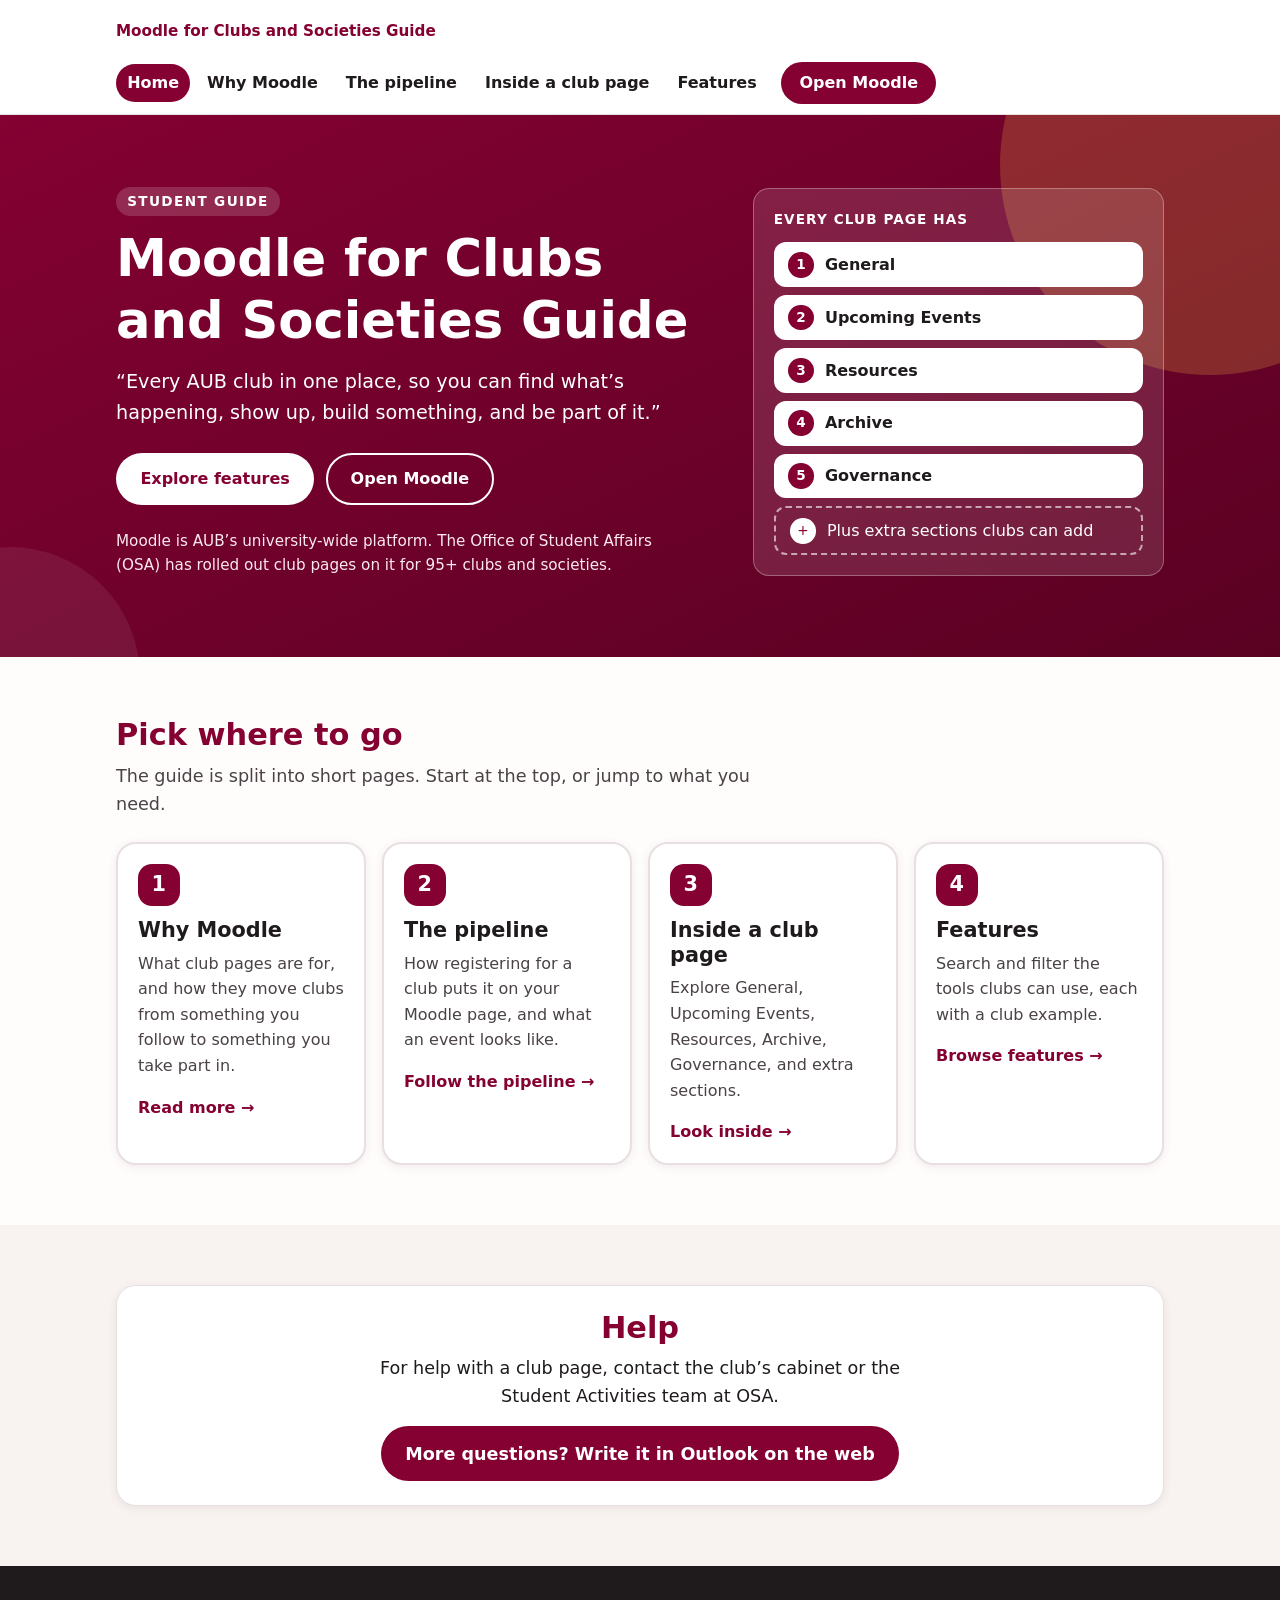
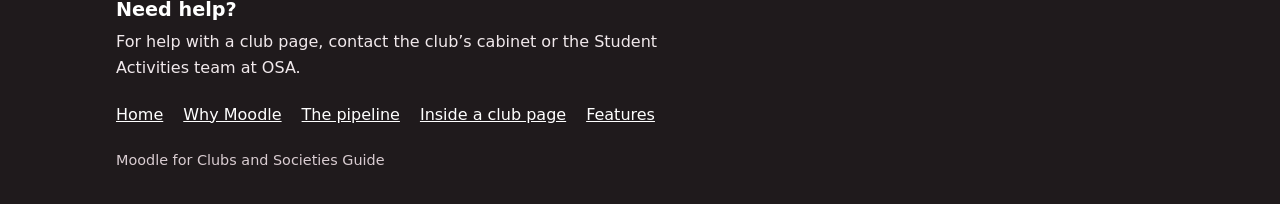
<file: index.html>
<!DOCTYPE html>
<html lang="en">
<head>
  <meta charset="utf-8">
  <meta name="viewport" content="width=device-width, initial-scale=1">
  <title>Moodle for Clubs and Societies Guide</title>
  <meta name="description" content="A student guide to everything you can do on Moodle through AUB clubs and societies.">
  <meta name="theme-color" content="#840132">
  <link rel="icon" href="data:image/svg+xml,%3Csvg xmlns='http://www.w3.org/2000/svg' viewBox='0 0 32 32'%3E%3Crect width='32' height='32' rx='7' fill='%23840132'/%3E%3Ctext x='16' y='22' font-family='Arial' font-weight='700' font-size='17' text-anchor='middle' fill='white'%3EN%3C/text%3E%3C/svg%3E">
  <link rel="stylesheet" href="styles.css">
  <script src="script.js" defer></script>
</head>
<body class="home">
  <a class="skip-link" href="#main">Skip to content</a>

  <header class="site-header">
    <div class="wrap header-inner">
      <a class="wordmark" href="index.html" aria-label="Moodle for Clubs and Societies Guide, home">
        <span class="wordmark-text">Moodle for Clubs and Societies Guide</span>
      </a>
      <button class="menu-toggle" type="button" aria-expanded="false" aria-controls="site-nav">
        <span class="menu-toggle-bars" aria-hidden="true"></span>
        <span class="menu-toggle-label">Menu</span>
      </button>
      <nav id="site-nav" class="site-nav" aria-label="Main">
        <ul>
          <li><a href="index.html" aria-current="page">Home</a></li>
          <li><a href="why.html">Why Moodle</a></li>
          <li><a href="pipeline.html">The pipeline</a></li>
          <li><a href="inside.html">Inside a club page</a></li>
          <li><a href="features.html">Features</a></li>
          <li class="nav-cta"><a class="btn btn-small" href="https://lms.aub.edu.lb" target="_blank" rel="noopener noreferrer">Open Moodle<span class="visually-hidden"> (opens in a new tab)</span></a></li>
        </ul>
      </nav>
    </div>
  </header>

  <main id="main">
    <section class="hero">
      <div class="wrap hero-grid">
        <div class="hero-copy">
          <p class="eyebrow">Student guide</p>
          <h1>Moodle for Clubs and Societies Guide</h1>
          <p class="mission">&ldquo;Every AUB club in one place, so you can find what&rsquo;s happening, show up, build something, and be part of it.&rdquo;</p>
          <div class="button-row">
            <a class="btn btn-light" href="features.html">Explore features</a>
            <a class="btn btn-outline-light" href="https://lms.aub.edu.lb" target="_blank" rel="noopener noreferrer">Open Moodle<span class="visually-hidden"> (opens in a new tab)</span></a>
          </div>
          <p class="hero-note">Moodle is AUB&rsquo;s university-wide platform. The Office of Student Affairs (OSA) has rolled out club pages on it for 95+ clubs and societies.</p>
        </div>
        <aside class="hero-card" aria-label="The standard sections of a club page">
          <p class="hero-card-title">Every club page has</p>
          <ul>
            <li><span>General</span></li>
            <li><span>Upcoming Events</span></li>
            <li><span>Resources</span></li>
            <li><span>Archive</span></li>
            <li><span>Governance</span></li>
            <li class="plus"><span>Plus extra sections clubs can add</span></li>
          </ul>
        </aside>
      </div>
    </section>

    <section class="section">
      <div class="wrap">
        <h2 class="section-title">Pick where to go</h2>
        <p class="lead">The guide is split into short pages. Start at the top, or jump to what you need.</p>
        <div class="tiles">
          <a class="tile t1" href="why.html">
            <span class="tile-num" aria-hidden="true">1</span>
            <h3>Why Moodle</h3>
            <p>What club pages are for, and how they move clubs from something you follow to something you take part in.</p>
            <span class="tile-go">Read more</span>
          </a>
          <a class="tile t2" href="pipeline.html">
            <span class="tile-num" aria-hidden="true">2</span>
            <h3>The pipeline</h3>
            <p>How registering for a club puts it on your Moodle page, and what an event looks like.</p>
            <span class="tile-go">Follow the pipeline</span>
          </a>
          <a class="tile t3" href="inside.html">
            <span class="tile-num" aria-hidden="true">3</span>
            <h3>Inside a club page</h3>
            <p>Explore General, Upcoming Events, Resources, Archive, Governance, and extra sections.</p>
            <span class="tile-go">Look inside</span>
          </a>
          <a class="tile t4" href="features.html">
            <span class="tile-num" aria-hidden="true">4</span>
            <h3>Features</h3>
            <p>Search and filter the tools clubs can use, each with a club example.</p>
            <span class="tile-go">Browse features</span>
          </a>
        </div>
      </div>
    </section>

    <section class="section section-tint">
      <div class="wrap">
        <div class="help-box">
          <h2>Help</h2>
          <p>For help with a club page, contact the club&rsquo;s cabinet or the Student Activities team at OSA.</p>
          <p class="mail-row">
            <a class="btn btn-primary" href="https://outlook.office.com/mail/deeplink/compose?to=man53%40mail.aub.edu&amp;subject=Question%20about%20the%20Moodle%20for%20Clubs%20and%20Societies%20Guide&amp;body=Hello%2C%0A%0AI%20have%20a%20question%20about%20the%20Moodle%20for%20Clubs%20and%20Societies%20Guide%3A%0A%0A" target="_blank" rel="noopener noreferrer">More questions? Write it in Outlook on the web<span class="visually-hidden"> (opens in a new tab)</span></a>
          </p>
        </div>
      </div>
    </section>
  </main>

  <footer class="site-footer">
    <div class="wrap footer-inner">
      <div class="footer-help">
        <h2>Need help?</h2>
        <p>For help with a club page, contact the club&rsquo;s cabinet or the Student Activities team at OSA.</p>
      </div>
      <nav class="footer-nav" aria-label="Footer"><a href="index.html">Home</a><a href="why.html">Why Moodle</a><a href="pipeline.html">The pipeline</a><a href="inside.html">Inside a club page</a><a href="features.html">Features</a></nav>
      <p class="footer-small">Moodle for Clubs and Societies Guide</p>
    </div>
  </footer>
</body>
</html>
</file>
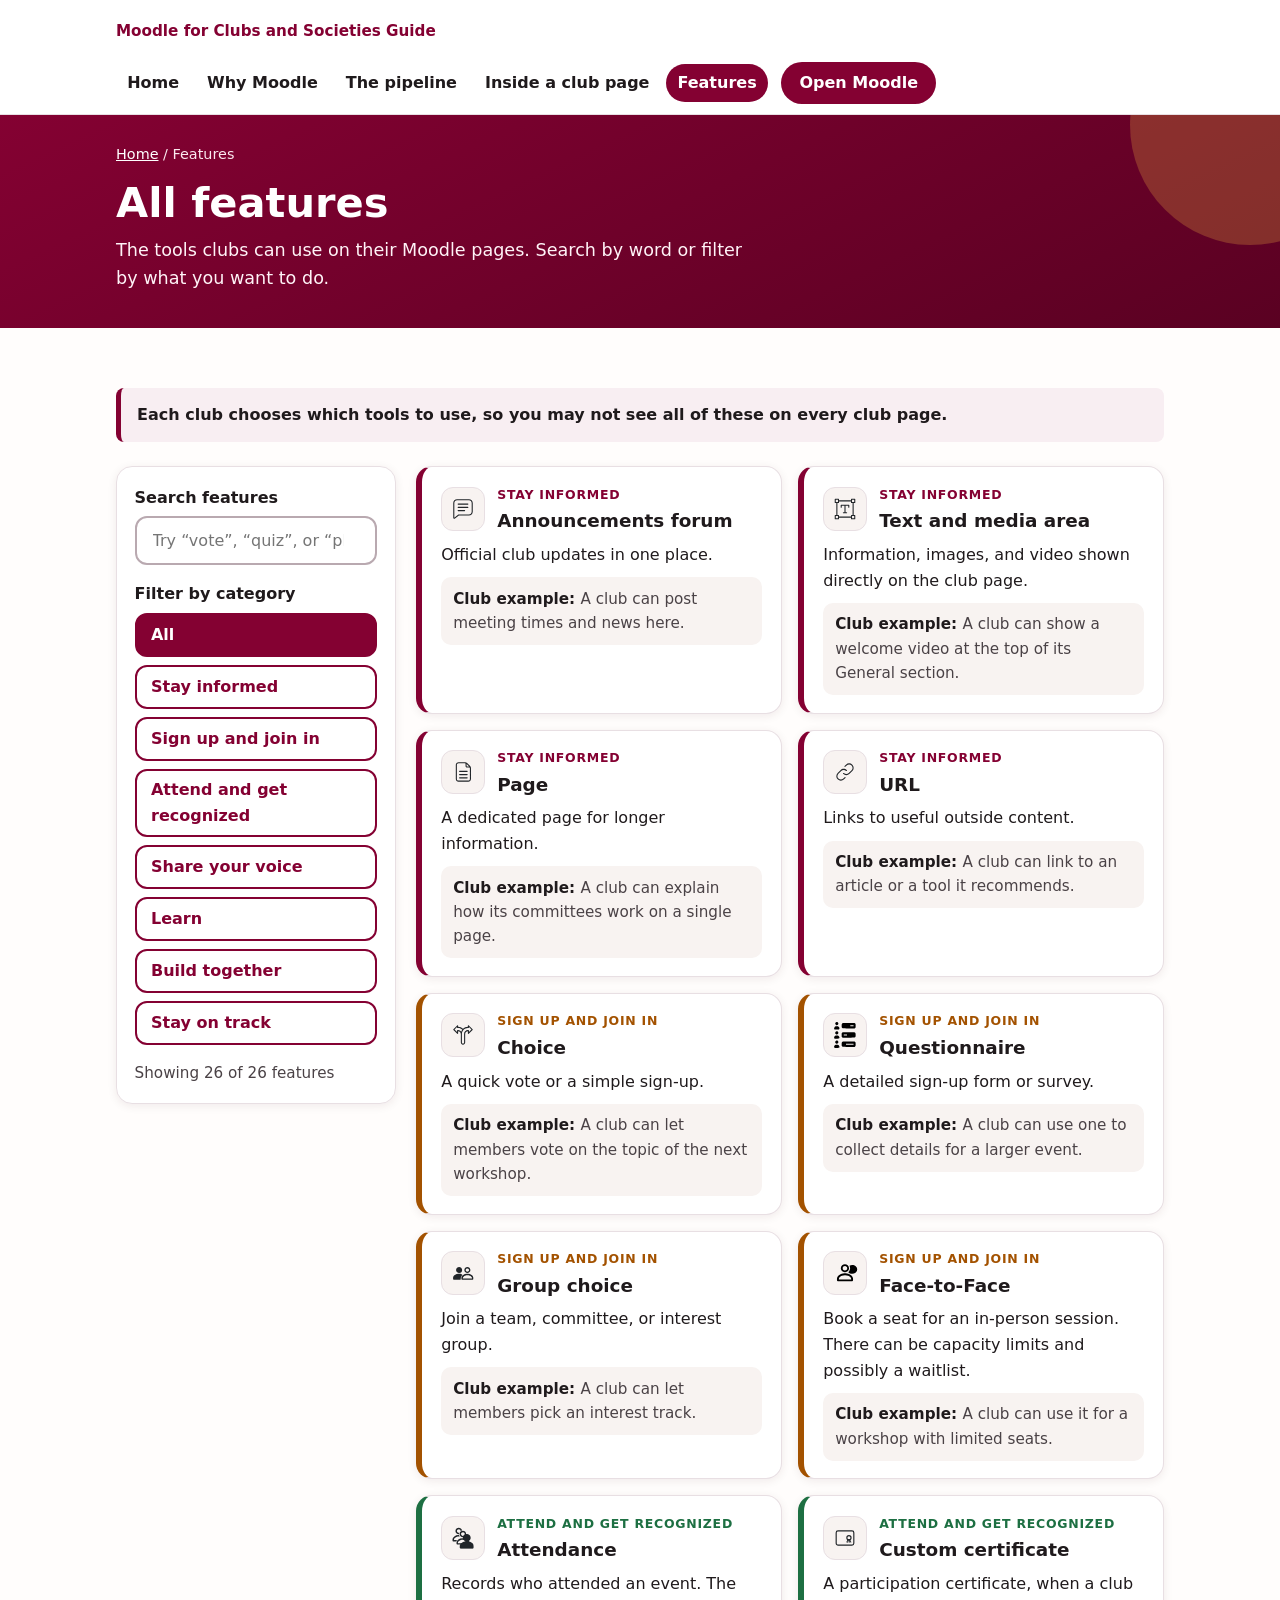
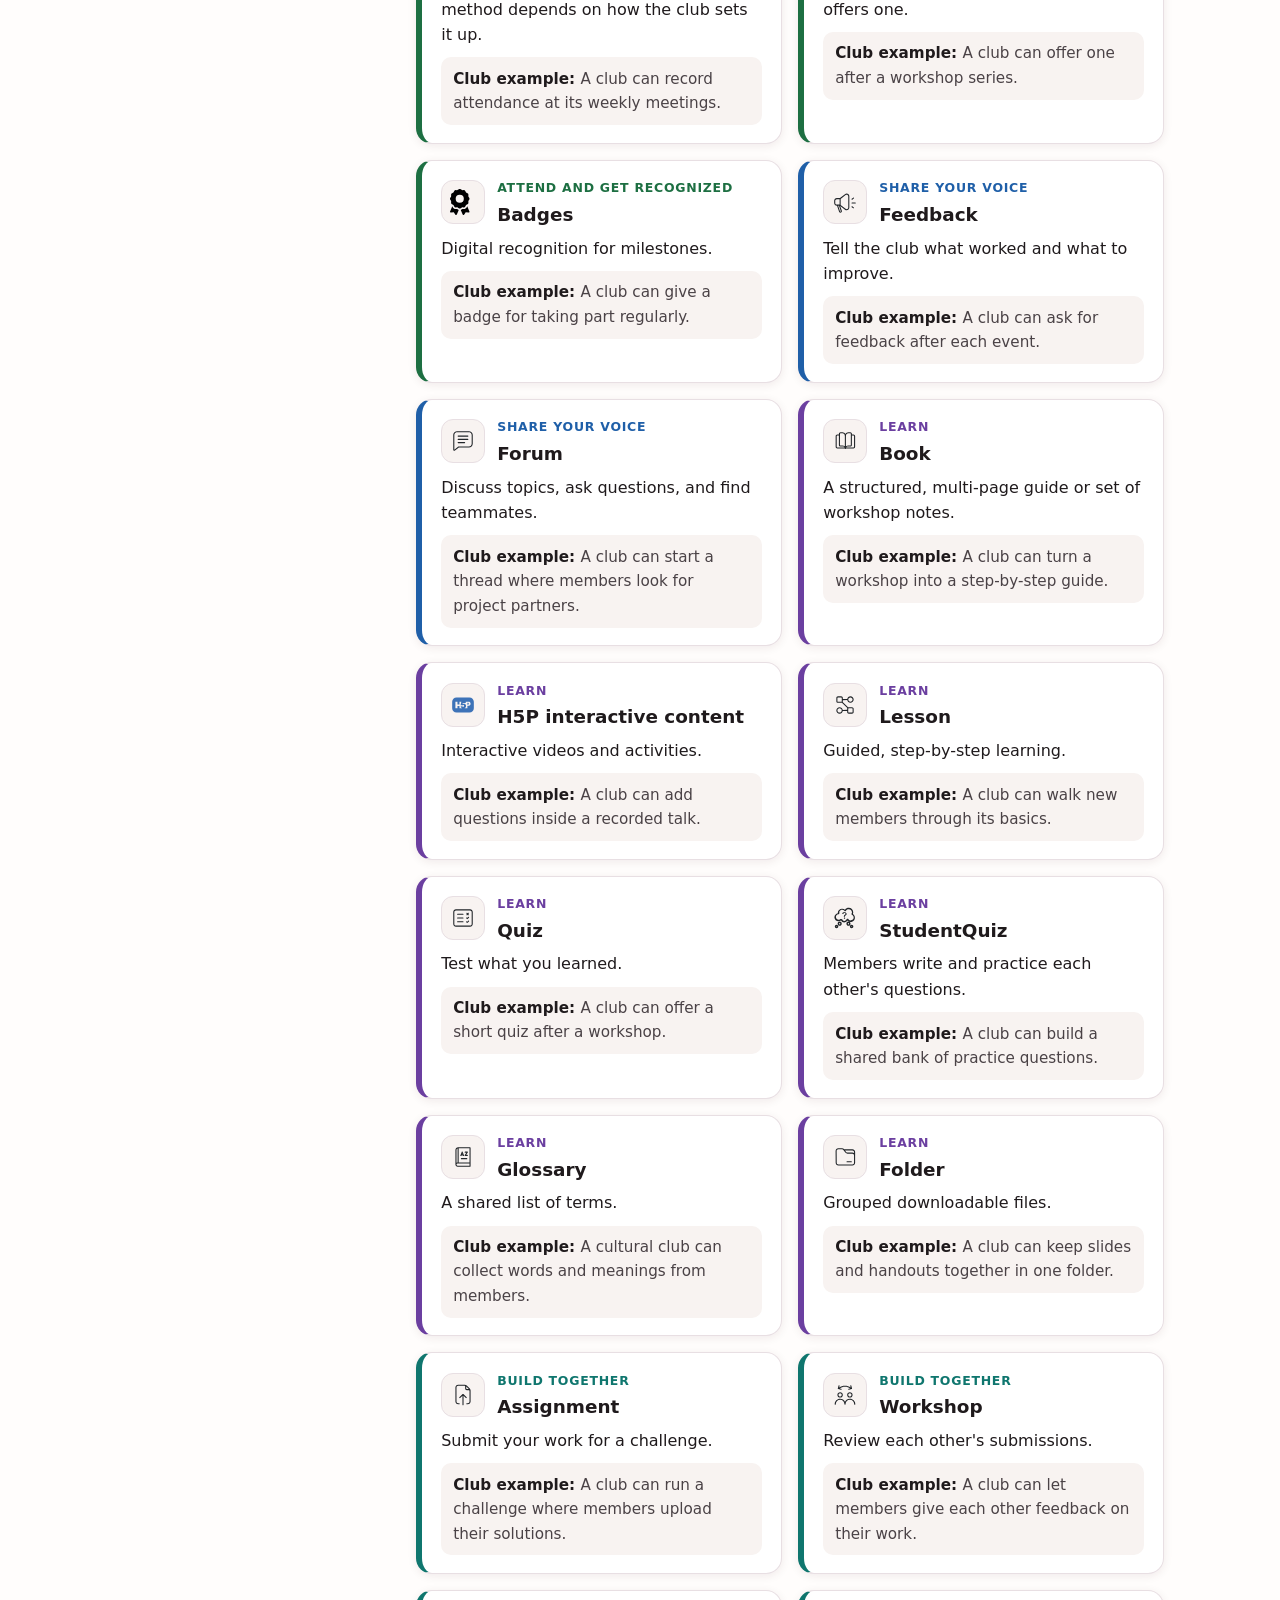
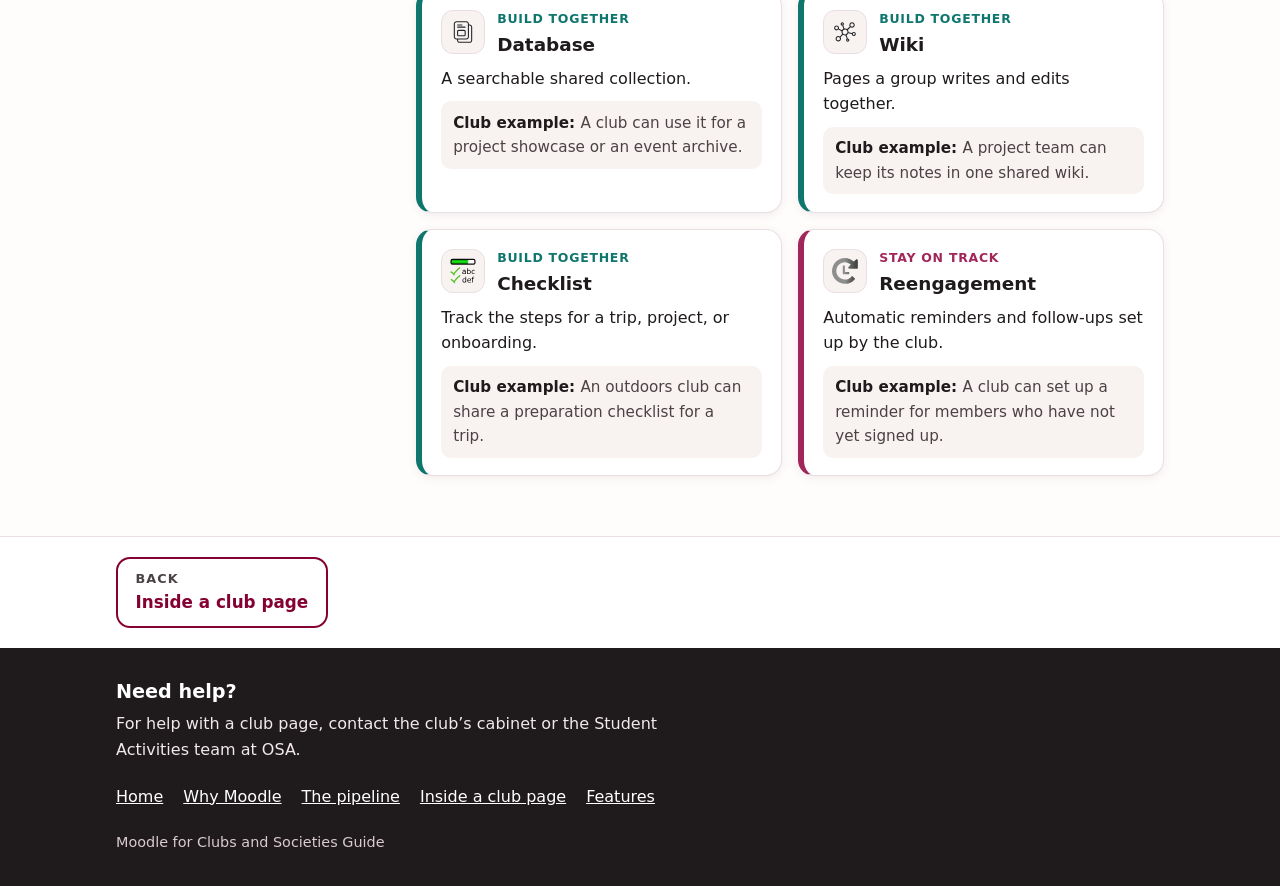
<file: features.html>
<!DOCTYPE html>
<html lang="en">
<head>
  <meta charset="utf-8">
  <meta name="viewport" content="width=device-width, initial-scale=1">
  <title>Features | Moodle for Clubs and Societies Guide</title>
  <meta name="description" content="A student guide to everything you can do on Moodle through AUB clubs and societies.">
  <meta name="theme-color" content="#840132">
  <link rel="icon" href="data:image/svg+xml,%3Csvg xmlns='http://www.w3.org/2000/svg' viewBox='0 0 32 32'%3E%3Crect width='32' height='32' rx='7' fill='%23840132'/%3E%3Ctext x='16' y='22' font-family='Arial' font-weight='700' font-size='17' text-anchor='middle' fill='white'%3EN%3C/text%3E%3C/svg%3E">
  <link rel="stylesheet" href="styles.css">
  <script src="script.js" defer></script>
</head>
<body class="">
  <a class="skip-link" href="#main">Skip to content</a>

  <header class="site-header">
    <div class="wrap header-inner">
      <a class="wordmark" href="index.html" aria-label="Moodle for Clubs and Societies Guide, home">
        <span class="wordmark-text">Moodle for Clubs and Societies Guide</span>
      </a>
      <button class="menu-toggle" type="button" aria-expanded="false" aria-controls="site-nav">
        <span class="menu-toggle-bars" aria-hidden="true"></span>
        <span class="menu-toggle-label">Menu</span>
      </button>
      <nav id="site-nav" class="site-nav" aria-label="Main">
        <ul>
          <li><a href="index.html">Home</a></li>
          <li><a href="why.html">Why Moodle</a></li>
          <li><a href="pipeline.html">The pipeline</a></li>
          <li><a href="inside.html">Inside a club page</a></li>
          <li><a href="features.html" aria-current="page">Features</a></li>
          <li class="nav-cta"><a class="btn btn-small" href="https://lms.aub.edu.lb" target="_blank" rel="noopener noreferrer">Open Moodle<span class="visually-hidden"> (opens in a new tab)</span></a></li>
        </ul>
      </nav>
    </div>
  </header>

  <main id="main">
    <section class="page-head">
      <div class="wrap">
        <p class="crumbs"><a href="index.html">Home</a> <span aria-hidden="true">/</span> Features</p>
        <h1>All features</h1>
        <p class="page-lead">The tools clubs can use on their Moodle pages. Search by word or filter by what you want to do.</p>
      </div>
    </section>

    <section class="section">
      <div class="wrap">
        <p class="notice">Each club chooses which tools to use, so you may not see all of these on every club page.</p>

        <div class="feature-layout">
          <div class="tools" id="tools" hidden>
            <label class="search-label" for="feature-search">Search features</label>
            <input class="search-input" id="feature-search" type="search" placeholder="Try &ldquo;vote&rdquo;, &ldquo;quiz&rdquo;, or &ldquo;photos&rdquo;" autocomplete="off">
            <p class="filter-title" id="filter-title">Filter by category</p>
            <div class="filters" id="filters" role="group" aria-labelledby="filter-title"></div>
            <p class="result-count" id="result-count" role="status" aria-live="polite"></p>
          </div>

          <div class="feature-results">
            <div class="feature-grid" id="feature-grid"></div>
            <p class="empty" id="empty" hidden>No features match your search. Try a different word or choose &ldquo;All&rdquo;.</p>
            <noscript>
              <div class="noscript-box">
                <p><strong>The searchable grid needs JavaScript.</strong> Here are the feature names by category:</p>
                <ul>
                  <li><strong>Stay informed:</strong> Announcements forum, Text and media area, Page, URL</li>
                  <li><strong>Sign up and join in:</strong> Choice, Questionnaire, Group choice, Face-to-Face</li>
                  <li><strong>Attend and get recognized:</strong> Attendance, Custom certificate, Badges</li>
                  <li><strong>Share your voice:</strong> Feedback, Forum</li>
                  <li><strong>Learn:</strong> Book, H5P interactive content, Lesson, Quiz, StudentQuiz, Glossary, Folder</li>
                  <li><strong>Build together:</strong> Assignment, Workshop, Database, Wiki, Checklist</li>
                  <li><strong>Stay on track:</strong> Reengagement</li>
                </ul>
              </div>
            </noscript>
          </div>
        </div>
      </div>
    </section>
  </main>
    <nav class="pager" aria-label="Page navigation"><div class="wrap pager-inner">
      <a class="pager-link pager-prev" href="inside.html"><span class="pager-dir">Back</span><span class="pager-title">Inside a club page</span></a>
    </div></nav>
  <footer class="site-footer">
    <div class="wrap footer-inner">
      <div class="footer-help">
        <h2>Need help?</h2>
        <p>For help with a club page, contact the club&rsquo;s cabinet or the Student Activities team at OSA.</p>
      </div>
      <nav class="footer-nav" aria-label="Footer"><a href="index.html">Home</a><a href="why.html">Why Moodle</a><a href="pipeline.html">The pipeline</a><a href="inside.html">Inside a club page</a><a href="features.html">Features</a></nav>
      <p class="footer-small">Moodle for Clubs and Societies Guide</p>
    </div>
  </footer>
</body>
</html>
</file>
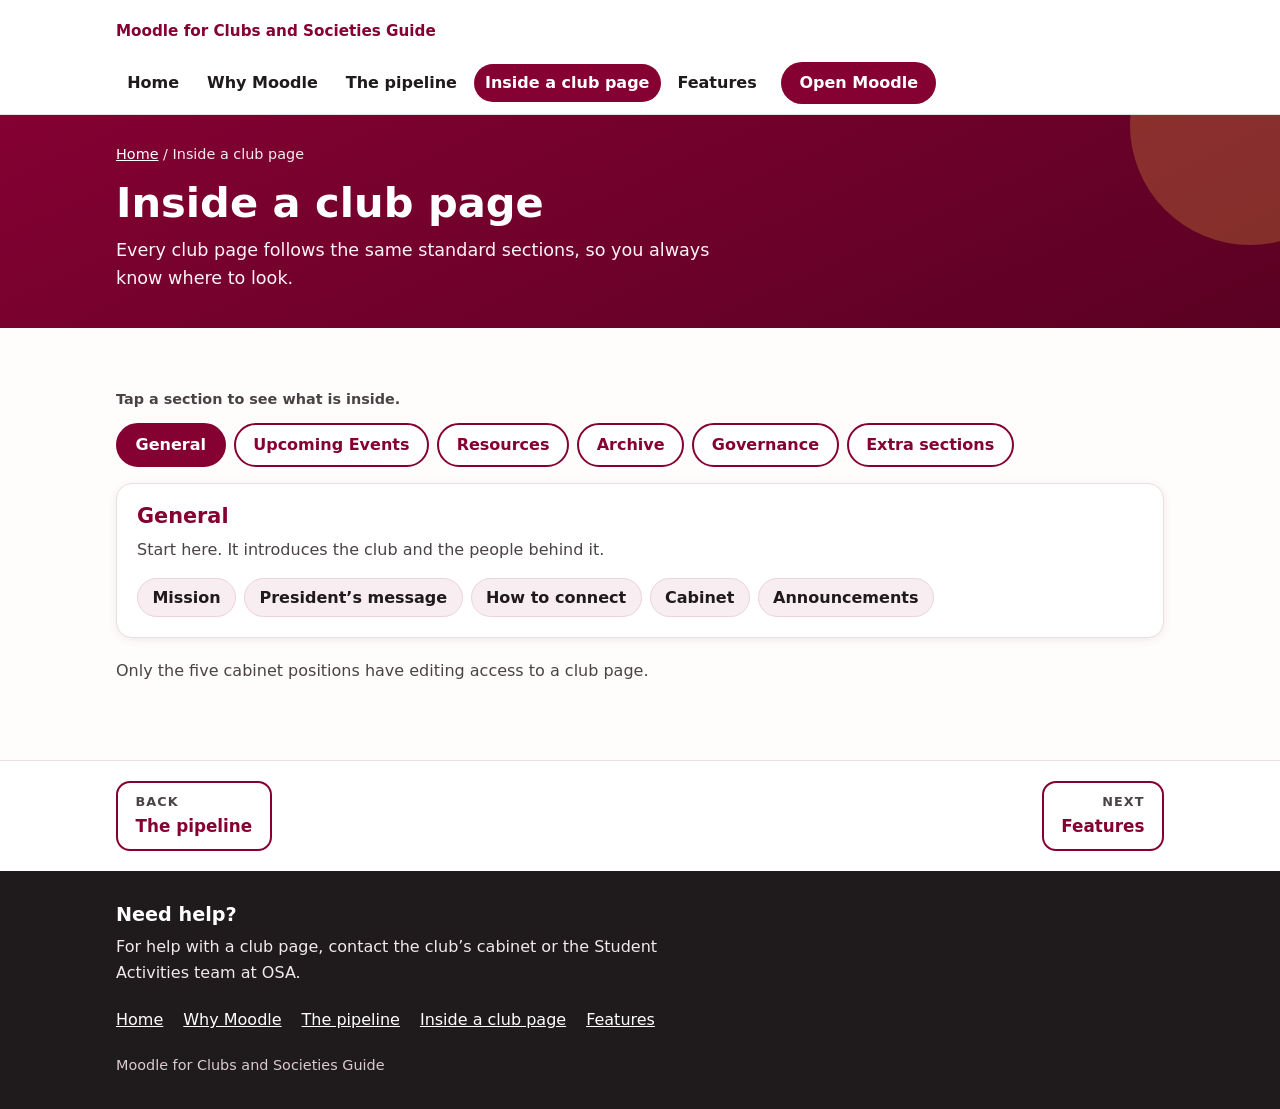
<file: inside.html>
<!DOCTYPE html>
<html lang="en">
<head>
  <meta charset="utf-8">
  <meta name="viewport" content="width=device-width, initial-scale=1">
  <title>Inside a club page | Moodle for Clubs and Societies Guide</title>
  <meta name="description" content="A student guide to everything you can do on Moodle through AUB clubs and societies.">
  <meta name="theme-color" content="#840132">
  <link rel="icon" href="data:image/svg+xml,%3Csvg xmlns='http://www.w3.org/2000/svg' viewBox='0 0 32 32'%3E%3Crect width='32' height='32' rx='7' fill='%23840132'/%3E%3Ctext x='16' y='22' font-family='Arial' font-weight='700' font-size='17' text-anchor='middle' fill='white'%3EN%3C/text%3E%3C/svg%3E">
  <link rel="stylesheet" href="styles.css">
  <script src="script.js" defer></script>
</head>
<body class="">
  <a class="skip-link" href="#main">Skip to content</a>

  <header class="site-header">
    <div class="wrap header-inner">
      <a class="wordmark" href="index.html" aria-label="Moodle for Clubs and Societies Guide, home">
        <span class="wordmark-text">Moodle for Clubs and Societies Guide</span>
      </a>
      <button class="menu-toggle" type="button" aria-expanded="false" aria-controls="site-nav">
        <span class="menu-toggle-bars" aria-hidden="true"></span>
        <span class="menu-toggle-label">Menu</span>
      </button>
      <nav id="site-nav" class="site-nav" aria-label="Main">
        <ul>
          <li><a href="index.html">Home</a></li>
          <li><a href="why.html">Why Moodle</a></li>
          <li><a href="pipeline.html">The pipeline</a></li>
          <li><a href="inside.html" aria-current="page">Inside a club page</a></li>
          <li><a href="features.html">Features</a></li>
          <li class="nav-cta"><a class="btn btn-small" href="https://lms.aub.edu.lb" target="_blank" rel="noopener noreferrer">Open Moodle<span class="visually-hidden"> (opens in a new tab)</span></a></li>
        </ul>
      </nav>
    </div>
  </header>

  <main id="main">
    <section class="page-head">
      <div class="wrap">
        <p class="crumbs"><a href="index.html">Home</a> <span aria-hidden="true">/</span> Inside a club page</p>
        <h1>Inside a club page</h1>
        <p class="page-lead">Every club page follows the same standard sections, so you always know where to look.</p>
      </div>
    </section>

    <section class="section">
      <div class="wrap">
        <p class="hint">Tap a section to see what is inside.</p>
        <div class="tabs" data-tabs>
          <section class="tab-panel" data-tab-title="General">
            <h3>General</h3>
            <p>Start here. It introduces the club and the people behind it.</p>
            <ul class="pill-list"><li>Mission</li><li>President&rsquo;s message</li><li>How to connect</li><li>Cabinet</li><li>Announcements</li></ul>
          </section>
          <section class="tab-panel" data-tab-title="Upcoming Events">
            <h3>Upcoming Events</h3>
            <p>What the club has planned next.</p>
            <ul class="pill-list"><li>Flyers</li><li>Sign-ups</li><li>Event details</li><li>Feedback</li></ul>
          </section>
          <section class="tab-panel" data-tab-title="Resources">
            <h3>Resources</h3>
            <p>Things the club shares to help you.</p>
            <ul class="pill-list"><li>Useful files</li><li>Links</li><li>Materials</li></ul>
          </section>
          <section class="tab-panel" data-tab-title="Archive">
            <h3>Archive</h3>
            <p>A record of what the club has already done.</p>
            <ul class="pill-list"><li>Past events</li><li>Recaps</li><li>Photos</li><li>Recordings</li></ul>
          </section>
          <section class="tab-panel" data-tab-title="Governance">
            <h3>Governance</h3>
            <p>The club&rsquo;s official papers.</p>
            <ul class="pill-list"><li>Bylaws</li><li>Handbook</li><li>Official club documents</li></ul>
          </section>
          <section class="tab-panel" data-tab-title="Extra sections">
            <h3>Extra sections</h3>
            <p>Optional. Clubs can add their own sections, such as Learn or Build.</p>
            <ul class="pill-list"><li>Learn</li><li>Build</li><li>Anything else the club chooses</li></ul>
          </section>
        </div>
        <p class="note-line">Only the five cabinet positions have editing access to a club page.</p>
      </div>
    </section>
  </main>
    <nav class="pager" aria-label="Page navigation"><div class="wrap pager-inner">
      <a class="pager-link pager-prev" href="pipeline.html"><span class="pager-dir">Back</span><span class="pager-title">The pipeline</span></a>
      <a class="pager-link pager-next" href="features.html"><span class="pager-dir">Next</span><span class="pager-title">Features</span></a>
    </div></nav>
  <footer class="site-footer">
    <div class="wrap footer-inner">
      <div class="footer-help">
        <h2>Need help?</h2>
        <p>For help with a club page, contact the club&rsquo;s cabinet or the Student Activities team at OSA.</p>
      </div>
      <nav class="footer-nav" aria-label="Footer"><a href="index.html">Home</a><a href="why.html">Why Moodle</a><a href="pipeline.html">The pipeline</a><a href="inside.html">Inside a club page</a><a href="features.html">Features</a></nav>
      <p class="footer-small">Moodle for Clubs and Societies Guide</p>
    </div>
  </footer>
</body>
</html>
</file>
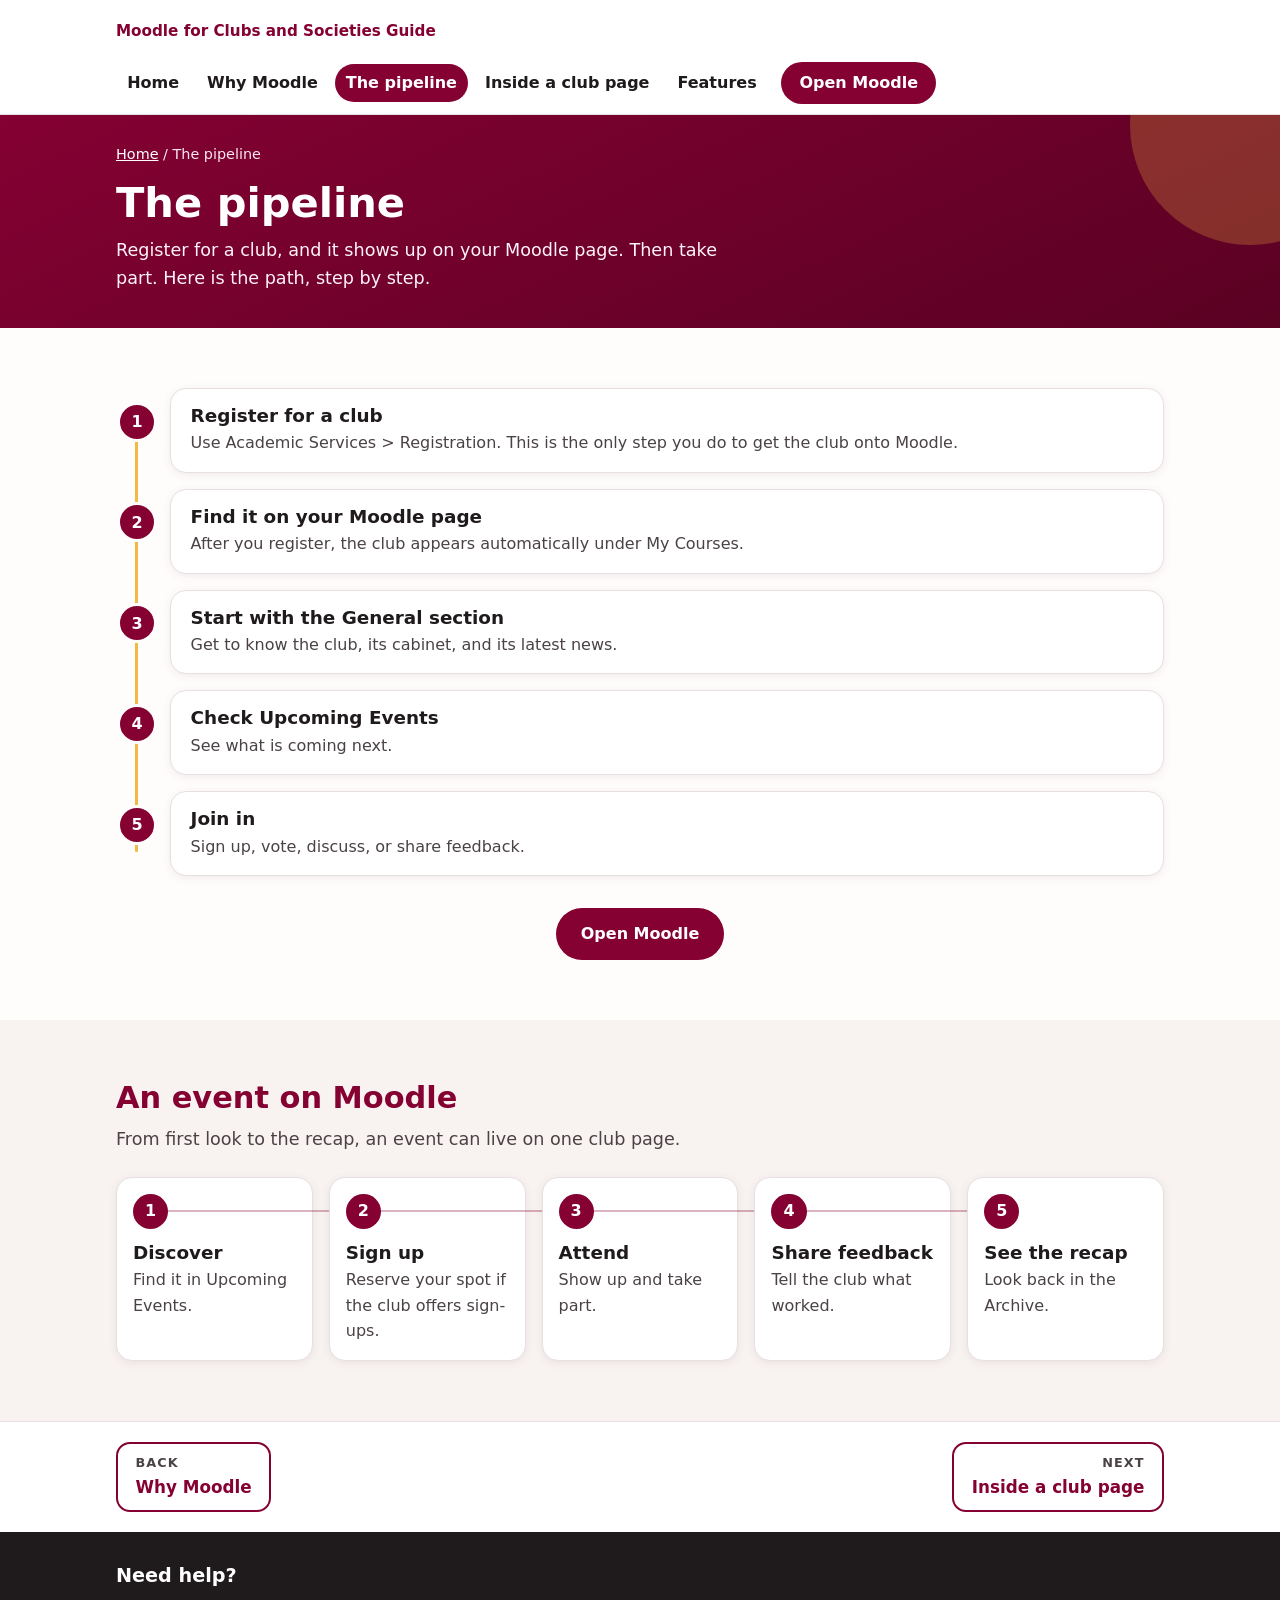
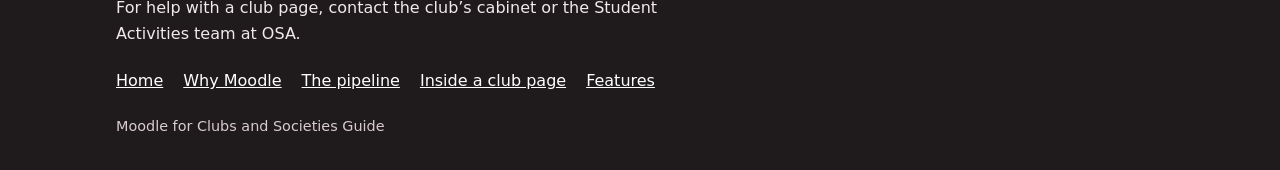
<file: pipeline.html>
<!DOCTYPE html>
<html lang="en">
<head>
  <meta charset="utf-8">
  <meta name="viewport" content="width=device-width, initial-scale=1">
  <title>The pipeline | Moodle for Clubs and Societies Guide</title>
  <meta name="description" content="A student guide to everything you can do on Moodle through AUB clubs and societies.">
  <meta name="theme-color" content="#840132">
  <link rel="icon" href="data:image/svg+xml,%3Csvg xmlns='http://www.w3.org/2000/svg' viewBox='0 0 32 32'%3E%3Crect width='32' height='32' rx='7' fill='%23840132'/%3E%3Ctext x='16' y='22' font-family='Arial' font-weight='700' font-size='17' text-anchor='middle' fill='white'%3EN%3C/text%3E%3C/svg%3E">
  <link rel="stylesheet" href="styles.css">
  <script src="script.js" defer></script>
</head>
<body class="">
  <a class="skip-link" href="#main">Skip to content</a>

  <header class="site-header">
    <div class="wrap header-inner">
      <a class="wordmark" href="index.html" aria-label="Moodle for Clubs and Societies Guide, home">
        <span class="wordmark-text">Moodle for Clubs and Societies Guide</span>
      </a>
      <button class="menu-toggle" type="button" aria-expanded="false" aria-controls="site-nav">
        <span class="menu-toggle-bars" aria-hidden="true"></span>
        <span class="menu-toggle-label">Menu</span>
      </button>
      <nav id="site-nav" class="site-nav" aria-label="Main">
        <ul>
          <li><a href="index.html">Home</a></li>
          <li><a href="why.html">Why Moodle</a></li>
          <li><a href="pipeline.html" aria-current="page">The pipeline</a></li>
          <li><a href="inside.html">Inside a club page</a></li>
          <li><a href="features.html">Features</a></li>
          <li class="nav-cta"><a class="btn btn-small" href="https://lms.aub.edu.lb" target="_blank" rel="noopener noreferrer">Open Moodle<span class="visually-hidden"> (opens in a new tab)</span></a></li>
        </ul>
      </nav>
    </div>
  </header>

  <main id="main">
    <section class="page-head">
      <div class="wrap">
        <p class="crumbs"><a href="index.html">Home</a> <span aria-hidden="true">/</span> The pipeline</p>
        <h1>The pipeline</h1>
        <p class="page-lead">Register for a club, and it shows up on your Moodle page. Then take part. Here is the path, step by step.</p>
      </div>
    </section>

    <section class="section">
      <div class="wrap">
        <ol class="timeline">
          <li>
            <h3>Register for a club</h3>
            <p>Use Academic Services &gt; Registration. This is the only step you do to get the club onto Moodle.</p>
          </li>
          <li>
            <h3>Find it on your Moodle page</h3>
            <p>After you register, the club appears automatically under My Courses.</p>
          </li>
          <li>
            <h3>Start with the General section</h3>
            <p>Get to know the club, its cabinet, and its latest news.</p>
          </li>
          <li>
            <h3>Check Upcoming Events</h3>
            <p>See what is coming next.</p>
          </li>
          <li>
            <h3>Join in</h3>
            <p>Sign up, vote, discuss, or share feedback.</p>
          </li>
        </ol>
        <p class="center-action"><a class="btn btn-primary" href="https://lms.aub.edu.lb" target="_blank" rel="noopener noreferrer">Open Moodle<span class="visually-hidden"> (opens in a new tab)</span></a></p>
      </div>
    </section>

    <section class="section section-tint">
      <div class="wrap">
        <h2 class="section-title">An event on Moodle</h2>
        <p class="lead">From first look to the recap, an event can live on one club page.</p>
        <ol class="flow">
          <li><span class="flow-num" aria-hidden="true">1</span><h3>Discover</h3><p>Find it in Upcoming Events.</p></li>
          <li><span class="flow-num" aria-hidden="true">2</span><h3>Sign up</h3><p>Reserve your spot if the club offers sign-ups.</p></li>
          <li><span class="flow-num" aria-hidden="true">3</span><h3>Attend</h3><p>Show up and take part.</p></li>
          <li><span class="flow-num" aria-hidden="true">4</span><h3>Share feedback</h3><p>Tell the club what worked.</p></li>
          <li><span class="flow-num" aria-hidden="true">5</span><h3>See the recap</h3><p>Look back in the Archive.</p></li>
        </ol>
      </div>
    </section>
  </main>
    <nav class="pager" aria-label="Page navigation"><div class="wrap pager-inner">
      <a class="pager-link pager-prev" href="why.html"><span class="pager-dir">Back</span><span class="pager-title">Why Moodle</span></a>
      <a class="pager-link pager-next" href="inside.html"><span class="pager-dir">Next</span><span class="pager-title">Inside a club page</span></a>
    </div></nav>
  <footer class="site-footer">
    <div class="wrap footer-inner">
      <div class="footer-help">
        <h2>Need help?</h2>
        <p>For help with a club page, contact the club&rsquo;s cabinet or the Student Activities team at OSA.</p>
      </div>
      <nav class="footer-nav" aria-label="Footer"><a href="index.html">Home</a><a href="why.html">Why Moodle</a><a href="pipeline.html">The pipeline</a><a href="inside.html">Inside a club page</a><a href="features.html">Features</a></nav>
      <p class="footer-small">Moodle for Clubs and Societies Guide</p>
    </div>
  </footer>
</body>
</html>
</file>
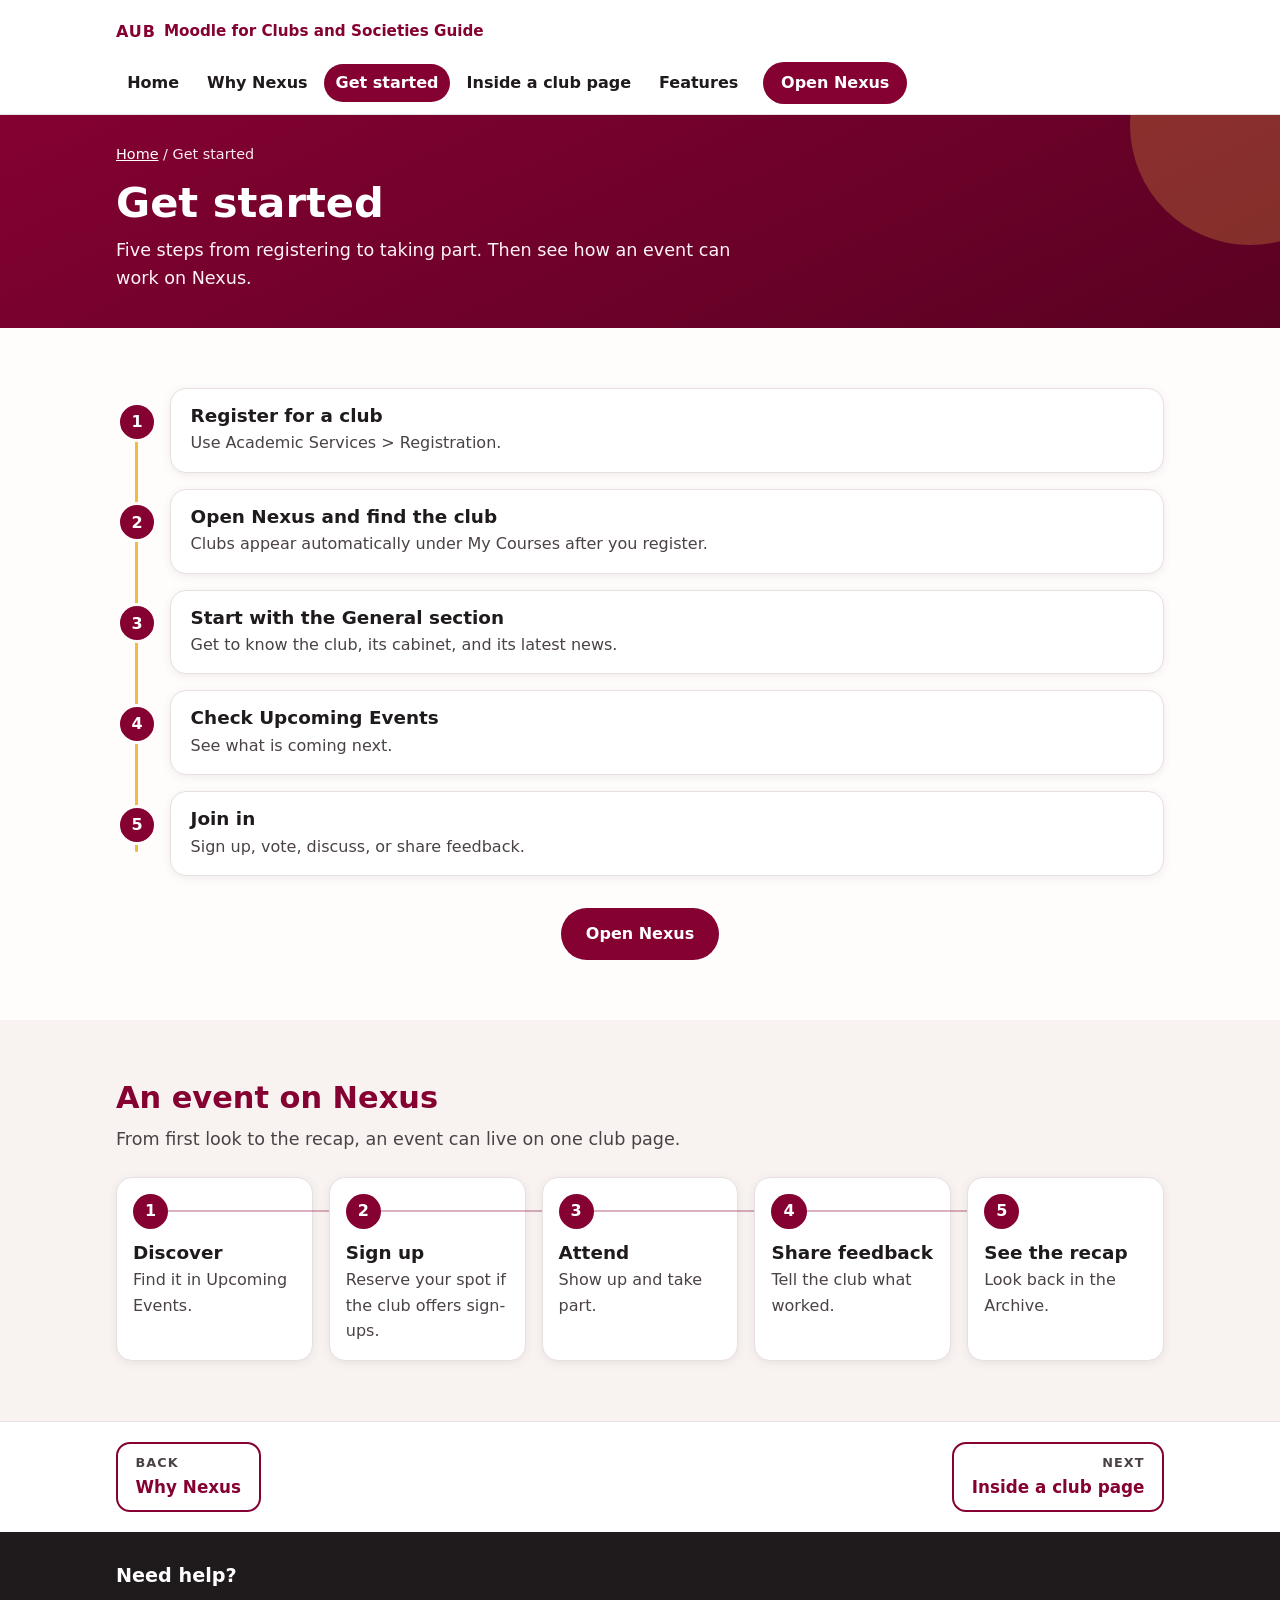
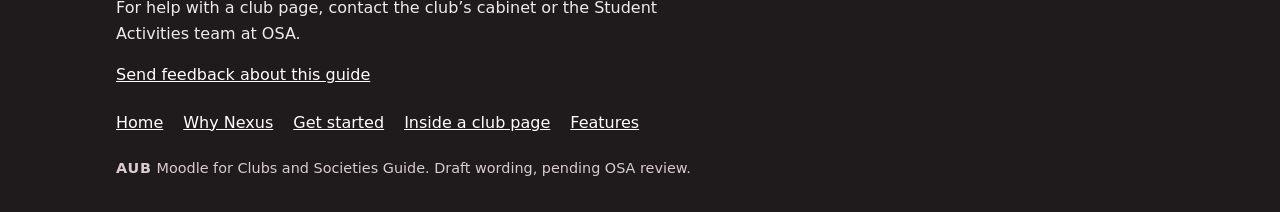
<file: start.html>
<!DOCTYPE html>
<html lang="en">
<head>
  <meta charset="utf-8">
  <meta name="viewport" content="width=device-width, initial-scale=1">
  <title>Get started | Moodle for Clubs and Societies Guide</title>
  <meta name="description" content="A student guide to everything you can do on Nexus through AUB clubs and societies.">
  <meta name="theme-color" content="#840132">
  <link rel="icon" href="data:image/svg+xml,%3Csvg xmlns='http://www.w3.org/2000/svg' viewBox='0 0 32 32'%3E%3Crect width='32' height='32' rx='7' fill='%23840132'/%3E%3Ctext x='16' y='22' font-family='Arial' font-weight='700' font-size='17' text-anchor='middle' fill='white'%3EN%3C/text%3E%3C/svg%3E">
  <link rel="stylesheet" href="styles.css">
  <script src="script.js" defer></script>
</head>
<body class="">
  <a class="skip-link" href="#main">Skip to content</a>

  <header class="site-header">
    <div class="wrap header-inner">
      <a class="wordmark" href="index.html" aria-label="Moodle for Clubs and Societies Guide, home">
        <span class="wordmark-aub">AUB</span><span class="wordmark-text">Moodle for Clubs and Societies Guide</span>
      </a>
      <button class="menu-toggle" type="button" aria-expanded="false" aria-controls="site-nav">
        <span class="menu-toggle-bars" aria-hidden="true"></span>
        <span class="menu-toggle-label">Menu</span>
      </button>
      <nav id="site-nav" class="site-nav" aria-label="Main">
        <ul>
          <li><a href="index.html">Home</a></li>
          <li><a href="why.html">Why Nexus</a></li>
          <li><a href="start.html" aria-current="page">Get started</a></li>
          <li><a href="inside.html">Inside a club page</a></li>
          <li><a href="features.html">Features</a></li>
          <li class="nav-cta"><a class="btn btn-small" href="https://lms.aub.edu.lb" target="_blank" rel="noopener noreferrer">Open Nexus<span class="visually-hidden"> (opens in a new tab)</span></a></li>
        </ul>
      </nav>
    </div>
  </header>

  <main id="main">
    <section class="page-head">
      <div class="wrap">
        <p class="crumbs"><a href="index.html">Home</a> <span aria-hidden="true">/</span> Get started</p>
        <h1>Get started</h1>
        <p class="page-lead">Five steps from registering to taking part. Then see how an event can work on Nexus.</p>
      </div>
    </section>

    <section class="section">
      <div class="wrap">
        <ol class="timeline">
          <li>
            <h3>Register for a club</h3>
            <p>Use Academic Services &gt; Registration.</p>
          </li>
          <li>
            <h3>Open Nexus and find the club</h3>
            <p>Clubs appear automatically under My Courses after you register.</p>
          </li>
          <li>
            <h3>Start with the General section</h3>
            <p>Get to know the club, its cabinet, and its latest news.</p>
          </li>
          <li>
            <h3>Check Upcoming Events</h3>
            <p>See what is coming next.</p>
          </li>
          <li>
            <h3>Join in</h3>
            <p>Sign up, vote, discuss, or share feedback.</p>
          </li>
        </ol>
        <p class="center-action"><a class="btn btn-primary" href="https://lms.aub.edu.lb" target="_blank" rel="noopener noreferrer">Open Nexus<span class="visually-hidden"> (opens in a new tab)</span></a></p>
      </div>
    </section>

    <section class="section section-tint">
      <div class="wrap">
        <h2 class="section-title">An event on Nexus</h2>
        <p class="lead">From first look to the recap, an event can live on one club page.</p>
        <ol class="flow">
          <li><span class="flow-num" aria-hidden="true">1</span><h3>Discover</h3><p>Find it in Upcoming Events.</p></li>
          <li><span class="flow-num" aria-hidden="true">2</span><h3>Sign up</h3><p>Reserve your spot if the club offers sign-ups.</p></li>
          <li><span class="flow-num" aria-hidden="true">3</span><h3>Attend</h3><p>Show up and take part.</p></li>
          <li><span class="flow-num" aria-hidden="true">4</span><h3>Share feedback</h3><p>Tell the club what worked.</p></li>
          <li><span class="flow-num" aria-hidden="true">5</span><h3>See the recap</h3><p>Look back in the Archive.</p></li>
        </ol>
      </div>
    </section>
  </main>
    <nav class="pager" aria-label="Page navigation"><div class="wrap pager-inner">
      <a class="pager-link pager-prev" href="why.html"><span class="pager-dir">Back</span><span class="pager-title">Why Nexus</span></a>
      <a class="pager-link pager-next" href="inside.html"><span class="pager-dir">Next</span><span class="pager-title">Inside a club page</span></a>
    </div></nav>
  <footer class="site-footer">
    <div class="wrap footer-inner">
      <div class="footer-help">
        <h2>Need help?</h2>
        <p>For help with a club page, contact the club&rsquo;s cabinet or the Student Activities team at OSA.</p>
        <p><a href="mailto:man53@mail.aub.edu?subject=Feedback%20on%20the%20Moodle%20for%20Clubs%20and%20Societies%20Guide">Send feedback about this guide</a></p>
      </div>
      <nav class="footer-nav" aria-label="Footer"><a href="index.html">Home</a><a href="why.html">Why Nexus</a><a href="start.html">Get started</a><a href="inside.html">Inside a club page</a><a href="features.html">Features</a></nav>
      <p class="footer-small"><span class="wordmark-aub">AUB</span> Moodle for Clubs and Societies Guide. Draft wording, pending OSA review.</p>
    </div>
  </footer>
</body>
</html>
</file>
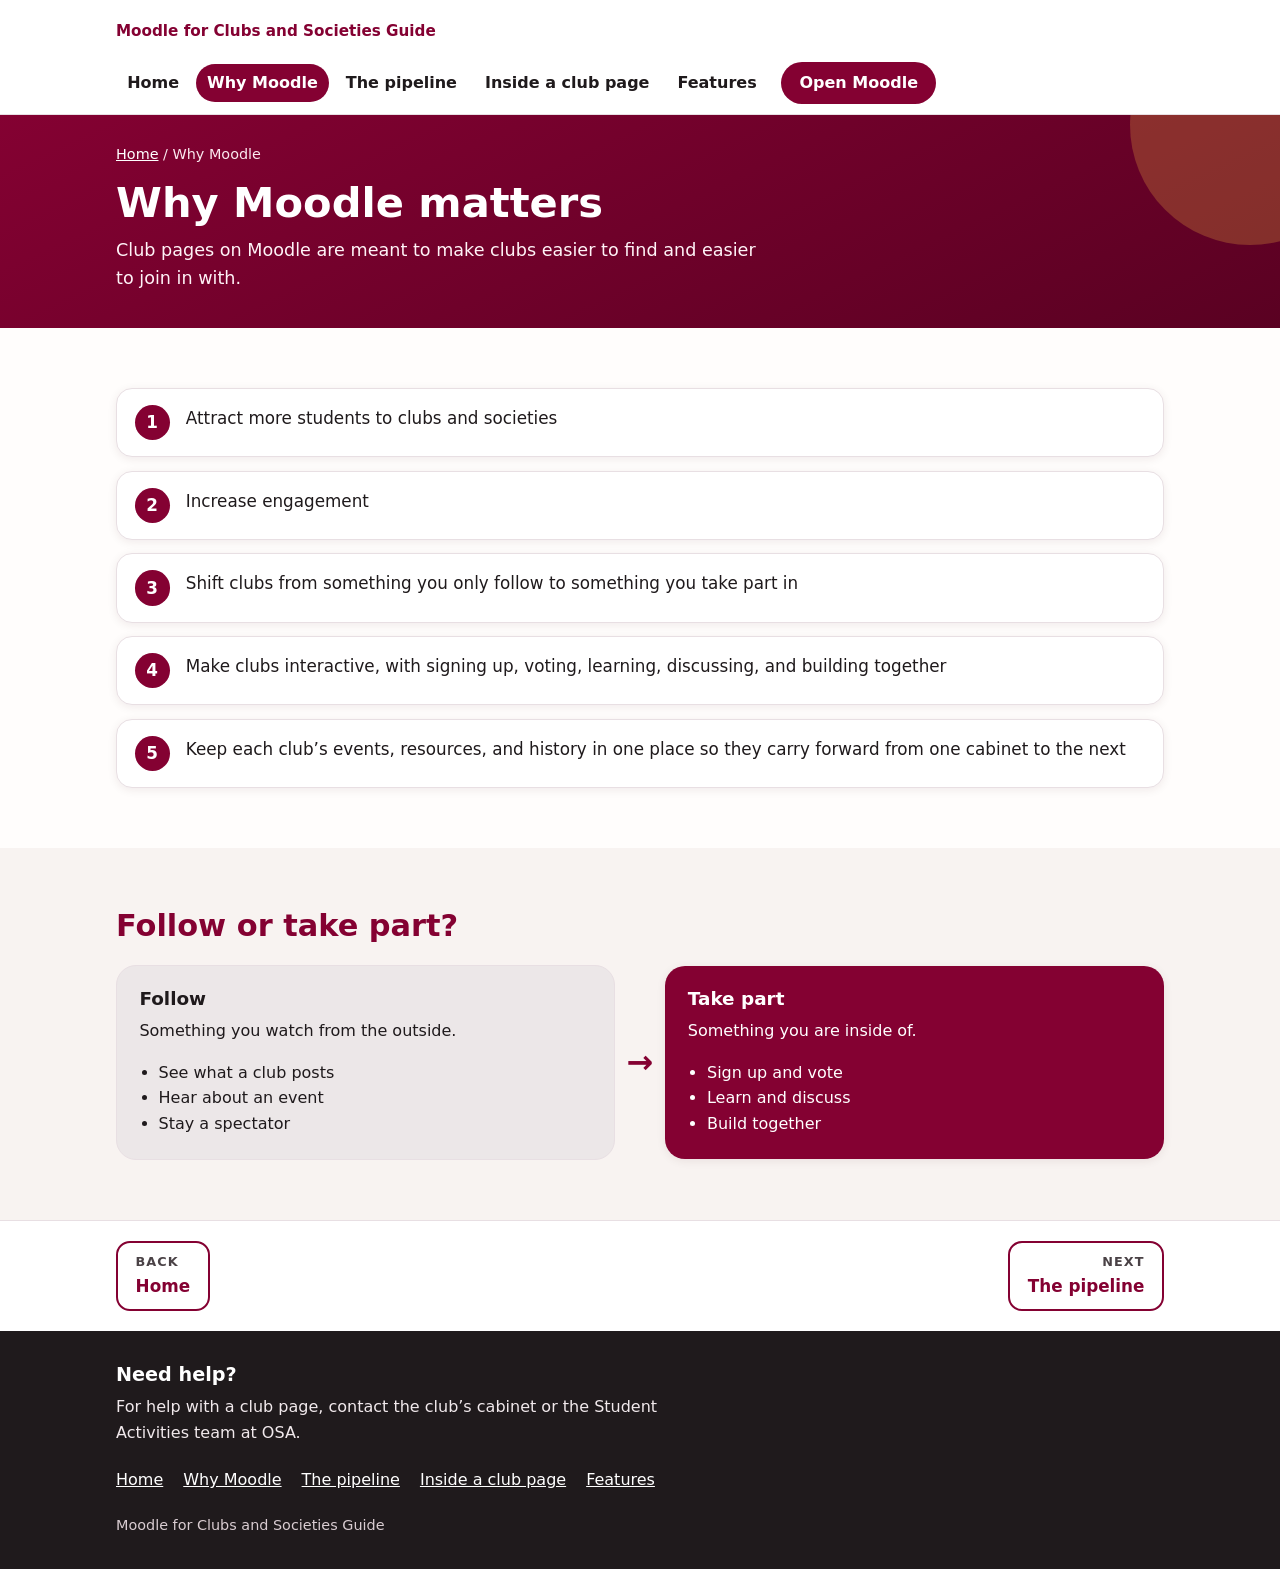
<file: why.html>
<!DOCTYPE html>
<html lang="en">
<head>
  <meta charset="utf-8">
  <meta name="viewport" content="width=device-width, initial-scale=1">
  <title>Why Moodle | Moodle for Clubs and Societies Guide</title>
  <meta name="description" content="A student guide to everything you can do on Moodle through AUB clubs and societies.">
  <meta name="theme-color" content="#840132">
  <link rel="icon" href="data:image/svg+xml,%3Csvg xmlns='http://www.w3.org/2000/svg' viewBox='0 0 32 32'%3E%3Crect width='32' height='32' rx='7' fill='%23840132'/%3E%3Ctext x='16' y='22' font-family='Arial' font-weight='700' font-size='17' text-anchor='middle' fill='white'%3EN%3C/text%3E%3C/svg%3E">
  <link rel="stylesheet" href="styles.css">
  <script src="script.js" defer></script>
</head>
<body class="">
  <a class="skip-link" href="#main">Skip to content</a>

  <header class="site-header">
    <div class="wrap header-inner">
      <a class="wordmark" href="index.html" aria-label="Moodle for Clubs and Societies Guide, home">
        <span class="wordmark-text">Moodle for Clubs and Societies Guide</span>
      </a>
      <button class="menu-toggle" type="button" aria-expanded="false" aria-controls="site-nav">
        <span class="menu-toggle-bars" aria-hidden="true"></span>
        <span class="menu-toggle-label">Menu</span>
      </button>
      <nav id="site-nav" class="site-nav" aria-label="Main">
        <ul>
          <li><a href="index.html">Home</a></li>
          <li><a href="why.html" aria-current="page">Why Moodle</a></li>
          <li><a href="pipeline.html">The pipeline</a></li>
          <li><a href="inside.html">Inside a club page</a></li>
          <li><a href="features.html">Features</a></li>
          <li class="nav-cta"><a class="btn btn-small" href="https://lms.aub.edu.lb" target="_blank" rel="noopener noreferrer">Open Moodle<span class="visually-hidden"> (opens in a new tab)</span></a></li>
        </ul>
      </nav>
    </div>
  </header>

  <main id="main">
    <section class="page-head">
      <div class="wrap">
        <p class="crumbs"><a href="index.html">Home</a> <span aria-hidden="true">/</span> Why Moodle</p>
        <h1>Why Moodle matters</h1>
        <p class="page-lead">Club pages on Moodle are meant to make clubs easier to find and easier to join in with.</p>
      </div>
    </section>

    <section class="section">
      <div class="wrap">
        <ul class="why-list">
          <li><span class="why-num" aria-hidden="true">1</span><span>Attract more students to clubs and societies</span></li>
          <li><span class="why-num" aria-hidden="true">2</span><span>Increase engagement</span></li>
          <li><span class="why-num" aria-hidden="true">3</span><span>Shift clubs from something you only follow to something you take part in</span></li>
          <li><span class="why-num" aria-hidden="true">4</span><span>Make clubs interactive, with signing up, voting, learning, discussing, and building together</span></li>
          <li><span class="why-num" aria-hidden="true">5</span><span>Keep each club&rsquo;s events, resources, and history in one place so they carry forward from one cabinet to the next</span></li>
        </ul>
      </div>
    </section>

    <section class="section section-tint">
      <div class="wrap">
        <h2 class="section-title">Follow or take part?</h2>
        <div class="compare" role="group" aria-label="Follow versus take part">
          <div class="compare-col compare-follow">
            <h3>Follow</h3>
            <p>Something you watch from the outside.</p>
            <ul>
              <li>See what a club posts</li>
              <li>Hear about an event</li>
              <li>Stay a spectator</li>
            </ul>
          </div>
          <div class="compare-arrow" aria-hidden="true">&rarr;</div>
          <div class="compare-col compare-part">
            <h3>Take part</h3>
            <p>Something you are inside of.</p>
            <ul>
              <li>Sign up and vote</li>
              <li>Learn and discuss</li>
              <li>Build together</li>
            </ul>
          </div>
        </div>
      </div>
    </section>
  </main>
    <nav class="pager" aria-label="Page navigation"><div class="wrap pager-inner">
      <a class="pager-link pager-prev" href="index.html"><span class="pager-dir">Back</span><span class="pager-title">Home</span></a>
      <a class="pager-link pager-next" href="pipeline.html"><span class="pager-dir">Next</span><span class="pager-title">The pipeline</span></a>
    </div></nav>
  <footer class="site-footer">
    <div class="wrap footer-inner">
      <div class="footer-help">
        <h2>Need help?</h2>
        <p>For help with a club page, contact the club&rsquo;s cabinet or the Student Activities team at OSA.</p>
      </div>
      <nav class="footer-nav" aria-label="Footer"><a href="index.html">Home</a><a href="why.html">Why Moodle</a><a href="pipeline.html">The pipeline</a><a href="inside.html">Inside a club page</a><a href="features.html">Features</a></nav>
      <p class="footer-small">Moodle for Clubs and Societies Guide</p>
    </div>
  </footer>
</body>
</html>
</file>
<file: styles.css>
:root {
  --aub-maroon: #840132;
  --maroon-dark: #5a0122;
  --maroon-tint: #f8eef2;
  --gold: #f4b942;
  --ink: #1f1a1c;
  --ink-soft: #4a4246;
  --line: #e8dfe3;
  --bg: #fffdfc;
  --bg-tint: #f8f3f1;
  --focus: #0b57d0;
  --radius: 16px;
  --shadow: 0 2px 10px rgba(60, 10, 30, .08);
  --font: system-ui, -apple-system, "Segoe UI", Roboto, "Helvetica Neue", Arial, sans-serif;
  /* tile and card tints */
  --rose: #fbe6ee; --sand: #fdf0d5; --sage: #e2f1e6; --sky: #e1edf9; --lilac: #ece6f8;
  --c0: #840132; --c1: #a35200; --c2: #1d6f42; --c3: #1f5fa8; --c4: #6b3fa0; --c5: #0f766e; --c6: #a1275b;
}

*, *::before, *::after { box-sizing: border-box; }
html { scroll-behavior: smooth; -webkit-text-size-adjust: 100%; }
body {
  margin: 0; font-family: var(--font); font-size: 1rem; line-height: 1.6;
  color: var(--ink); background: var(--bg); overflow-wrap: break-word;
}
img, svg { max-width: 100%; }
h1, h2, h3, h4 { line-height: 1.2; margin: 0 0 .5rem; }
h2 { font-size: 1.6rem; }
h3 { font-size: 1.15rem; }
h4 { font-size: 1.05rem; }
p { margin: 0 0 1rem; }
ul, ol { margin: 0; padding: 0; }
a { color: var(--aub-maroon); }
[id] { scroll-margin-top: 5rem; }

:focus-visible { outline: 3px solid var(--focus); outline-offset: 3px; border-radius: 4px; }

.wrap { width: 100%; max-width: 1080px; margin: 0 auto; padding: 0 1rem; }
.visually-hidden {
  position: absolute !important; width: 1px; height: 1px; margin: -1px; padding: 0;
  border: 0; overflow: hidden; clip: rect(0 0 0 0); white-space: nowrap;
}
.skip-link {
  position: absolute; left: .5rem; top: -4rem; background: #fff; color: var(--aub-maroon);
  padding: .6rem 1rem; border-radius: 8px; z-index: 100; font-weight: 600;
}
.skip-link:focus { top: .5rem; }

/* ---------- Header ---------- */
.site-header { position: sticky; top: 0; z-index: 50; background: #fff; border-bottom: 1px solid var(--line); }
.header-inner { display: flex; flex-wrap: wrap; align-items: center; justify-content: space-between; gap: .5rem; padding-top: .6rem; padding-bottom: .6rem; }
.wordmark { display: flex; align-items: center; gap: .5rem; text-decoration: none; color: var(--ink); min-width: 0; flex: 1 1 0; }
.wordmark-aub { font-weight: 800; letter-spacing: .06em; flex: none; color: inherit; }
.wordmark-text { font-weight: 700; font-size: .9rem; line-height: 1.2; }
.wordmark { color: var(--aub-maroon); }

.menu-toggle {
  display: none; align-items: center; gap: .5rem; background: var(--aub-maroon); color: #fff;
  border: 0; border-radius: 999px; padding: .55rem 1rem; font: inherit; font-weight: 600;
  cursor: pointer; min-height: 44px;
}
.menu-toggle-bars, .menu-toggle-bars::before, .menu-toggle-bars::after { display: block; width: 18px; height: 2px; background: #fff; border-radius: 2px; }
.menu-toggle-bars { position: relative; }
.menu-toggle-bars::before, .menu-toggle-bars::after { content: ""; position: absolute; left: 0; }
.menu-toggle-bars::before { top: -6px; }
.menu-toggle-bars::after { top: 6px; }

.site-nav { flex-basis: 100%; }
.site-nav ul { list-style: none; display: flex; flex-wrap: wrap; align-items: center; gap: .25rem .5rem; }
.site-nav a:not(.btn) { display: inline-block; padding: .4rem .7rem; text-decoration: none; font-weight: 600; color: var(--ink); border-radius: 999px; }
.site-nav a:not(.btn):hover { background: var(--maroon-tint); color: var(--aub-maroon); }
.site-nav a[aria-current="page"] { background: var(--aub-maroon); color: #fff; }

.js .menu-toggle { display: inline-flex; }
.js .site-nav { display: none; }
.js .site-nav.is-open { display: block; }
.js .site-nav ul { flex-direction: column; align-items: stretch; gap: 0; padding: .25rem 0 .5rem; }
.js .site-nav li { border-top: 1px solid var(--line); }
.js .site-nav a:not(.btn) { display: block; padding: .8rem .5rem; border-radius: 8px; }
.js .nav-cta { padding: .75rem 0 .25rem; }
.js .nav-cta .btn { width: 100%; }

@media (min-width: 960px) {
  .js .menu-toggle { display: none; }
  .js .site-nav, .js .site-nav.is-open { display: block; flex-basis: auto; }
  .site-nav { flex-basis: auto; }
  .js .site-nav ul { flex-direction: row; align-items: center; gap: .25rem .35rem; padding: 0; }
  .js .site-nav li { border-top: 0; }
  .js .site-nav a:not(.btn) { display: inline-block; padding: .4rem .7rem; border-radius: 999px; }
  .js .nav-cta { padding: 0 0 0 .5rem; }
  .js .nav-cta .btn { width: auto; }
  .wordmark { flex: 0 1 auto; }
  .wordmark-text { font-size: .95rem; }
}

/* ---------- Buttons ---------- */
.btn {
  display: inline-flex; align-items: center; justify-content: center; min-height: 48px;
  padding: .7rem 1.4rem; border-radius: 999px; font-weight: 700; text-decoration: none;
  border: 2px solid transparent; text-align: center;
}
.btn-small { min-height: 40px; padding: .4rem 1rem; background: var(--aub-maroon); color: #fff; }
.btn-small:hover { background: var(--maroon-dark); }
.btn-light { background: #fff; color: var(--aub-maroon); }
.btn-light:hover { background: var(--maroon-tint); }
.btn-outline-light { color: #fff; border-color: #fff; }
.btn-outline-light:hover { background: rgba(255, 255, 255, .15); }
.btn-primary { background: var(--aub-maroon); color: #fff; }
.btn-primary:hover { background: var(--maroon-dark); }
.button-row { display: flex; flex-wrap: wrap; gap: .75rem; }

/* ---------- Home hero ---------- */
.hero {
  position: relative; overflow: hidden; color: #fff;
  background: linear-gradient(155deg, var(--aub-maroon) 0%, var(--maroon-dark) 100%);
  padding: 2.75rem 0 3rem;
}
.hero::before, .hero::after { content: ""; position: absolute; border-radius: 50%; pointer-events: none; }
.hero::before { width: 420px; height: 420px; right: -140px; top: -160px; background: rgba(244, 185, 66, .22); }
.hero::after { width: 260px; height: 260px; left: -120px; bottom: -150px; background: rgba(255, 255, 255, .07); }
.hero-grid { position: relative; z-index: 1; display: grid; gap: 2rem; }
.eyebrow {
  display: inline-block; margin-bottom: .75rem; font-size: .85rem; font-weight: 700;
  letter-spacing: .1em; text-transform: uppercase; background: rgba(255, 255, 255, .16);
  padding: .25rem .7rem; border-radius: 999px;
}
.hero h1 { font-size: 2.1rem; margin-bottom: 1rem; }
.mission { font-size: 1.2rem; max-width: 36rem; margin-bottom: 1.5rem; }
.hero-note { max-width: 36rem; margin: 1.5rem 0 0; font-size: .95rem; color: #fbe9ef; }
.hero :focus-visible { outline-color: #fff; }

.hero-card {
  background: rgba(255, 255, 255, .12); border: 1px solid rgba(255, 255, 255, .3);
  border-radius: var(--radius); padding: 1.25rem; align-self: center;
}
.hero-card-title { font-weight: 700; margin-bottom: .75rem; text-transform: uppercase; font-size: .85rem; letter-spacing: .08em; }
.hero-card ul { list-style: none; display: grid; gap: .5rem; counter-reset: sec; }
.hero-card li {
  counter-increment: sec; background: #fff; color: var(--ink); border-radius: 12px;
  padding: .6rem .9rem; font-weight: 600; display: flex; gap: .7rem; align-items: center;
}
.hero-card li::before {
  content: counter(sec); flex: none; width: 1.6rem; height: 1.6rem; border-radius: 50%;
  background: var(--aub-maroon); color: #fff; font-size: .85rem; display: flex; align-items: center; justify-content: center;
}
.hero-card li.plus { background: transparent; color: #fff; border: 2px dashed rgba(255, 255, 255, .6); counter-increment: none; font-weight: 500; }
.hero-card li.plus::before { content: "+"; background: #fff; color: var(--aub-maroon); }

/* ---------- Inner page header ---------- */
.page-head {
  position: relative; overflow: hidden; color: #fff;
  background: linear-gradient(155deg, var(--aub-maroon) 0%, var(--maroon-dark) 100%);
  padding: 1.75rem 0 2.25rem;
}
.page-head::after { content: ""; position: absolute; width: 240px; height: 240px; right: -90px; top: -110px; border-radius: 50%; background: rgba(244, 185, 66, .25); }
.page-head .wrap { position: relative; z-index: 1; }
.crumbs { font-size: .9rem; margin-bottom: .75rem; color: #fbe9ef; }
.crumbs a { color: #fff; }
.page-head h1 { font-size: 2rem; margin-bottom: .5rem; }
.page-lead { max-width: 40rem; font-size: 1.1rem; margin: 0; color: #fff3f7; }
.page-head :focus-visible { outline-color: #fff; }

/* ---------- Sections ---------- */
.section { padding: 2.5rem 0; }
.section-tint { background: var(--bg-tint); }
.section-title { color: var(--aub-maroon); margin-bottom: .5rem; }
.lead { font-size: 1.1rem; color: var(--ink-soft); max-width: 42rem; }
.small { font-size: .95rem; color: var(--ink-soft); }
.hint { font-size: .9rem; font-weight: 600; color: var(--ink-soft); margin-bottom: .75rem; }
.note-line { margin-top: 1.25rem; color: var(--ink-soft); }
.center-action { margin: 2rem 0 0; text-align: center; }

/* Home tiles */
.tiles { display: grid; gap: 1rem; margin-top: 1.5rem; }
.tile {
  position: relative; display: block; text-decoration: none; color: var(--ink);
  border-radius: 20px; padding: 1.25rem 1.25rem 1.1rem; box-shadow: var(--shadow);
  border: 2px solid transparent; transition: transform .15s ease, border-color .15s ease;
}
.tile:hover { transform: translateY(-3px); border-color: var(--aub-maroon); }
.tile-num {
  display: flex; align-items: center; justify-content: center; width: 2.6rem; height: 2.6rem;
  border-radius: 14px; background: var(--aub-maroon); color: #fff; font-size: 1.3rem; font-weight: 800; margin-bottom: .75rem;
}
.tile h3 { font-size: 1.3rem; }
.tile p { color: var(--ink-soft); }
.tile-go { font-weight: 700; color: var(--aub-maroon); }
.tile-go::after { content: " \2192"; }
.t1, .t2, .t3, .t4 { background: #fff; border-color: var(--line); }
.t1:hover, .t2:hover, .t3:hover, .t4:hover { border-color: var(--aub-maroon); }

/* Why */
.why-list { list-style: none; display: grid; gap: .85rem; }
.why-list li {
  display: flex; gap: 1rem; align-items: flex-start; background: #fff; border: 1px solid var(--line);
  border-radius: var(--radius); padding: 1rem 1.1rem; box-shadow: var(--shadow); font-size: 1.05rem;
}
.why-num {
  flex: none; width: 2.2rem; height: 2.2rem; border-radius: 50%; background: var(--aub-maroon);
  color: #fff; font-weight: 700; display: inline-flex; align-items: center; justify-content: center;
}
.compare { display: grid; gap: .75rem; margin-top: 1.25rem; align-items: stretch; }
.compare-col { border-radius: 20px; padding: 1.4rem; }
.compare-col ul { padding-left: 1.2rem; }
.compare-follow { background: #ece7e8; border: 1px solid var(--line); }
.compare-part { background: var(--aub-maroon); color: #fff; box-shadow: var(--shadow); }
.compare-part h3 { color: #fff; }
.compare-arrow { text-align: center; font-size: 2rem; font-weight: 800; color: var(--aub-maroon); transform: rotate(90deg); line-height: 1; }

/* Timeline */
.timeline { list-style: none; counter-reset: tl; position: relative; display: grid; gap: 1rem; }
.timeline::before { content: ""; position: absolute; left: 1.2rem; top: 1.5rem; bottom: 1.5rem; width: 3px; background: var(--gold); border-radius: 3px; }
.timeline li {
  counter-increment: tl; position: relative; margin-left: 3.4rem; background: #fff;
  border: 1px solid var(--line); border-radius: var(--radius); padding: 1rem 1.2rem; box-shadow: var(--shadow);
}
.timeline li::before {
  content: counter(tl); position: absolute; left: -3.4rem; top: .8rem; width: 2.5rem; height: 2.5rem;
  border-radius: 50%; background: var(--aub-maroon); color: #fff; font-weight: 800; border: 3px solid var(--bg);
  display: flex; align-items: center; justify-content: center;
}
.timeline h3 { margin-bottom: .2rem; }
.timeline p { margin: 0; color: var(--ink-soft); }

/* Event flow */
.flow { list-style: none; display: grid; gap: 1rem; margin-top: 1.5rem; }
.flow li { position: relative; background: #fff; border: 1px solid var(--line); border-radius: var(--radius); padding: 1rem 1rem 1rem 4rem; box-shadow: var(--shadow); }
.flow-num {
  position: absolute; left: 1rem; top: 1rem; width: 2.2rem; height: 2.2rem; border-radius: 50%;
  background: var(--aub-maroon); color: #fff; font-weight: 700; display: flex; align-items: center; justify-content: center;
}
.flow li:not(:last-child)::after {
  content: ""; position: absolute; left: calc(1rem + 1.1rem - 1px); top: calc(1rem + 2.2rem);
  height: calc(100% - 2.2rem); width: 2px; background: var(--aub-maroon); opacity: .3;
}
.flow h3 { margin-bottom: .2rem; }
.flow p { margin: 0; color: var(--ink-soft); }

/* Tabs */
.tab-panel {
  background: #fff; border: 1px solid var(--line); border-radius: var(--radius);
  padding: 1.25rem; box-shadow: var(--shadow); margin-bottom: 1rem;
}
.tab-panel h3 { color: var(--aub-maroon); font-size: 1.3rem; }
.tab-panel > p { color: var(--ink-soft); }
.tablist { display: flex; flex-wrap: wrap; gap: .5rem; margin-bottom: 1rem; }
.tab {
  font: inherit; font-weight: 700; cursor: pointer; min-height: 44px; padding: .45rem 1.1rem;
  background: #fff; color: var(--aub-maroon); border: 2px solid var(--aub-maroon); border-radius: 999px;
}
.tab:hover { background: var(--maroon-tint); }
.tab[aria-selected="true"] { background: var(--aub-maroon); color: #fff; }
.js .tab-panel { margin-bottom: 0; }
.js .tab-panel[hidden] { display: none; }
.pill-list { list-style: none; display: flex; flex-wrap: wrap; gap: .5rem; margin-top: .5rem; }
.pill-list li { background: var(--maroon-tint); border: 1px solid #ecd2dc; border-radius: 999px; padding: .35rem .9rem; font-weight: 600; }

/* Features */
.notice {
  background: var(--maroon-tint); border-left: 5px solid var(--aub-maroon);
  padding: .9rem 1rem; border-radius: 8px; font-weight: 600; margin: 0 0 1.5rem;
}
.feature-layout { display: grid; gap: 1.25rem; align-items: start; }
.tools { background: #fff; border: 1px solid var(--line); border-radius: var(--radius); padding: 1.1rem; box-shadow: var(--shadow); }
.tools[hidden] { display: none; }
.search-label { display: block; font-weight: 700; margin-bottom: .35rem; }
.search-input {
  width: 100%; font: inherit; min-height: 48px; padding: .6rem 1rem;
  border: 2px solid #b9a9b0; border-radius: 12px; background: #fff; color: var(--ink);
}
.search-input:focus-visible { outline-offset: 1px; border-color: var(--focus); }
.filter-title { font-weight: 700; margin: 1rem 0 .4rem; }
.filters { display: flex; flex-wrap: wrap; gap: .5rem; }
.chip {
  font: inherit; font-weight: 600; cursor: pointer; min-height: 44px; padding: .4rem .9rem;
  background: #fff; color: var(--aub-maroon); border: 2px solid var(--aub-maroon); border-radius: 999px;
}
.chip:hover { background: var(--maroon-tint); }
.chip[aria-pressed="true"] { background: var(--aub-maroon); color: #fff; }
.result-count { color: var(--ink-soft); font-size: .95rem; margin: 1rem 0 0; }

.feature-grid { display: grid; gap: 1rem; }
.feature-card {
  --accent: var(--c0); background: #fff; border: 1px solid var(--line); border-left: 6px solid var(--accent);
  border-radius: var(--radius); padding: 1.1rem 1.2rem; box-shadow: var(--shadow);
}
.feature-card[hidden] { display: none; }
.cat-0 { --accent: var(--c0); } .cat-1 { --accent: var(--c1); } .cat-2 { --accent: var(--c2); }
.cat-3 { --accent: var(--c3); } .cat-4 { --accent: var(--c4); } .cat-5 { --accent: var(--c5); } .cat-6 { --accent: var(--c6); }
.feature-head { display: flex; gap: .75rem; align-items: center; margin-bottom: .6rem; }
.feature-icon { flex: none; width: 2.75rem; height: 2.75rem; padding: .5rem; background: var(--bg-tint); border: 1px solid var(--line); border-radius: 12px; }
.feature-titles { min-width: 0; }
.feature-titles h3 { margin: 0; }
.feature-cat { margin: 0 0 .35rem; font-size: .78rem; font-weight: 700; letter-spacing: .06em; text-transform: uppercase; color: var(--accent); }
.feature-meaning { margin-bottom: .6rem; }
.feature-example { margin: 0; font-size: .95rem; color: var(--ink-soft); background: var(--bg-tint); border-radius: 10px; padding: .6rem .75rem; }
.feature-example-label { font-weight: 700; color: var(--ink); }
.empty { font-weight: 600; padding: 1rem 0; }
.noscript-box { background: #fff; border: 1px solid var(--line); border-radius: var(--radius); padding: 1rem 1.2rem; }
.noscript-box ul { padding-left: 1.2rem; }

/* Examples */
.example-block { background: #fff; border: 2px solid var(--aub-maroon); border-radius: 20px; padding: 1.25rem; box-shadow: var(--shadow); }
.example-block h2 { color: var(--aub-maroon); }
.example-block .tab-panel { box-shadow: none; background: var(--bg-tint); }
.label {
  display: inline-block; margin: 0 0 .5rem; background: var(--aub-maroon); color: #fff;
  font-size: .85rem; font-weight: 700; letter-spacing: .04em; padding: .25rem .75rem; border-radius: 999px;
}
.idea-pair { display: grid; gap: 1rem; margin-top: 1.25rem; }
.idea { background: var(--maroon-tint); border-radius: var(--radius); padding: 1rem 1.2rem; }
.idea p { margin: 0; }
.tag {
  display: inline-block; vertical-align: middle; margin-left: .35rem; font-size: .7rem; font-weight: 700;
  text-transform: uppercase; letter-spacing: .06em; border: 1px solid var(--aub-maroon); color: var(--aub-maroon);
  border-radius: 999px; padding: .05rem .5rem;
}
.idea-cards { display: grid; gap: 1rem; margin-top: 1.25rem; }
.idea-card { border-radius: 20px; padding: 1.2rem; box-shadow: var(--shadow); }
.idea-card p { margin: 0; color: var(--ink-soft); }
.ic1 { background: var(--rose); } .ic2 { background: var(--sand); } .ic3 { background: var(--sage); }
.ic4 { background: var(--sky); } .ic5 { background: var(--lilac); }
.inspired { margin-top: 1.5rem; font-size: .95rem; color: var(--ink-soft); }

/* Help (home) */
.help-box { background: #fff; border: 1px solid var(--line); border-radius: 20px; padding: 1.5rem; text-align: center; box-shadow: var(--shadow); }
.help-box p + p { margin-top: 1rem; }
.help-box h2 { color: var(--aub-maroon); }
.help-box p { margin: 0 auto; max-width: 36rem; font-size: 1.1rem; }

/* Pager */
.pager { border-top: 1px solid var(--line); background: #fff; }
.pager-inner { display: flex; justify-content: space-between; gap: 1rem; padding-top: 1.25rem; padding-bottom: 1.25rem; }
.pager-link {
  display: flex; flex-direction: column; text-decoration: none; border: 2px solid var(--aub-maroon);
  border-radius: 14px; padding: .6rem 1.1rem; min-width: 0; color: var(--aub-maroon);
}
.pager-link:hover { background: var(--maroon-tint); }
.pager-next { margin-left: auto; text-align: right; }
.pager-dir { font-size: .8rem; font-weight: 700; text-transform: uppercase; letter-spacing: .08em; color: var(--ink-soft); }
.pager-title { font-weight: 800; font-size: 1.05rem; }

/* Footer */
.site-footer { background: var(--ink); color: #f1e9ec; padding: 2rem 0; }
.site-footer a { color: #fff; }
.site-footer :focus-visible { outline-color: #fff; }
.footer-help h2 { font-size: 1.2rem; color: #fff; }
.footer-help p { max-width: 36rem; }
.footer-nav { display: flex; flex-wrap: wrap; gap: .25rem 1.25rem; margin: 1rem 0; }
.footer-nav a { padding: .35rem 0; }
.footer-small { margin: 0; font-size: .9rem; color: #d9ccd1; }

/* ---------- Larger screens ---------- */
@media (min-width: 640px) {
  .hero h1 { font-size: 2.8rem; }
  .page-head h1 { font-size: 2.6rem; }
  .tiles { grid-template-columns: repeat(2, 1fr); }
  .feature-grid { grid-template-columns: repeat(2, 1fr); }
  .idea-pair { grid-template-columns: 1fr 1fr; }
  .idea-cards { grid-template-columns: repeat(2, 1fr); }
  .compare { grid-template-columns: 1fr auto 1fr; align-items: center; }
  .compare-arrow { transform: none; }
}
@media (min-width: 960px) {
  .hero { padding: 4.5rem 0 5rem; }
  .hero-grid { grid-template-columns: 1.25fr .85fr; align-items: center; }
  .hero h1 { font-size: 3.2rem; }
  .section { padding: 3.75rem 0; }
  h2 { font-size: 1.9rem; }
  .tiles { grid-template-columns: repeat(4, 1fr); }
  .feature-layout { grid-template-columns: 280px 1fr; }
  .tools { position: sticky; top: 5rem; }
  .filters { flex-direction: column; }
  .chip { text-align: left; border-radius: 12px; }
  .feature-grid { grid-template-columns: repeat(2, 1fr); }
  .flow { grid-template-columns: repeat(5, 1fr); }
  .flow li { padding: 4rem 1rem 1rem; }
  .flow li:not(:last-child)::after {
    left: calc(1rem + 2.2rem); top: calc(1rem + 1.1rem - 1px); width: calc(100% - 2.2rem + 1rem); height: 2px;
  }
}

/* ---------- Reduced motion ---------- */
@media (prefers-reduced-motion: reduce) {
  html { scroll-behavior: auto; }
  *, *::before, *::after { animation: none !important; transition: none !important; }
  .tile:hover { transform: none; }
}

/* Feedback buttons */
.mail-row { display: flex; flex-wrap: wrap; gap: .75rem; justify-content: center; }
.btn-secondary { background: #fff; color: var(--aub-maroon); border-color: var(--aub-maroon); }
.btn-secondary:hover { background: var(--maroon-tint); }

/* Larger tap target for the header name on phones */
.wordmark { min-height: 44px; }
</file>
